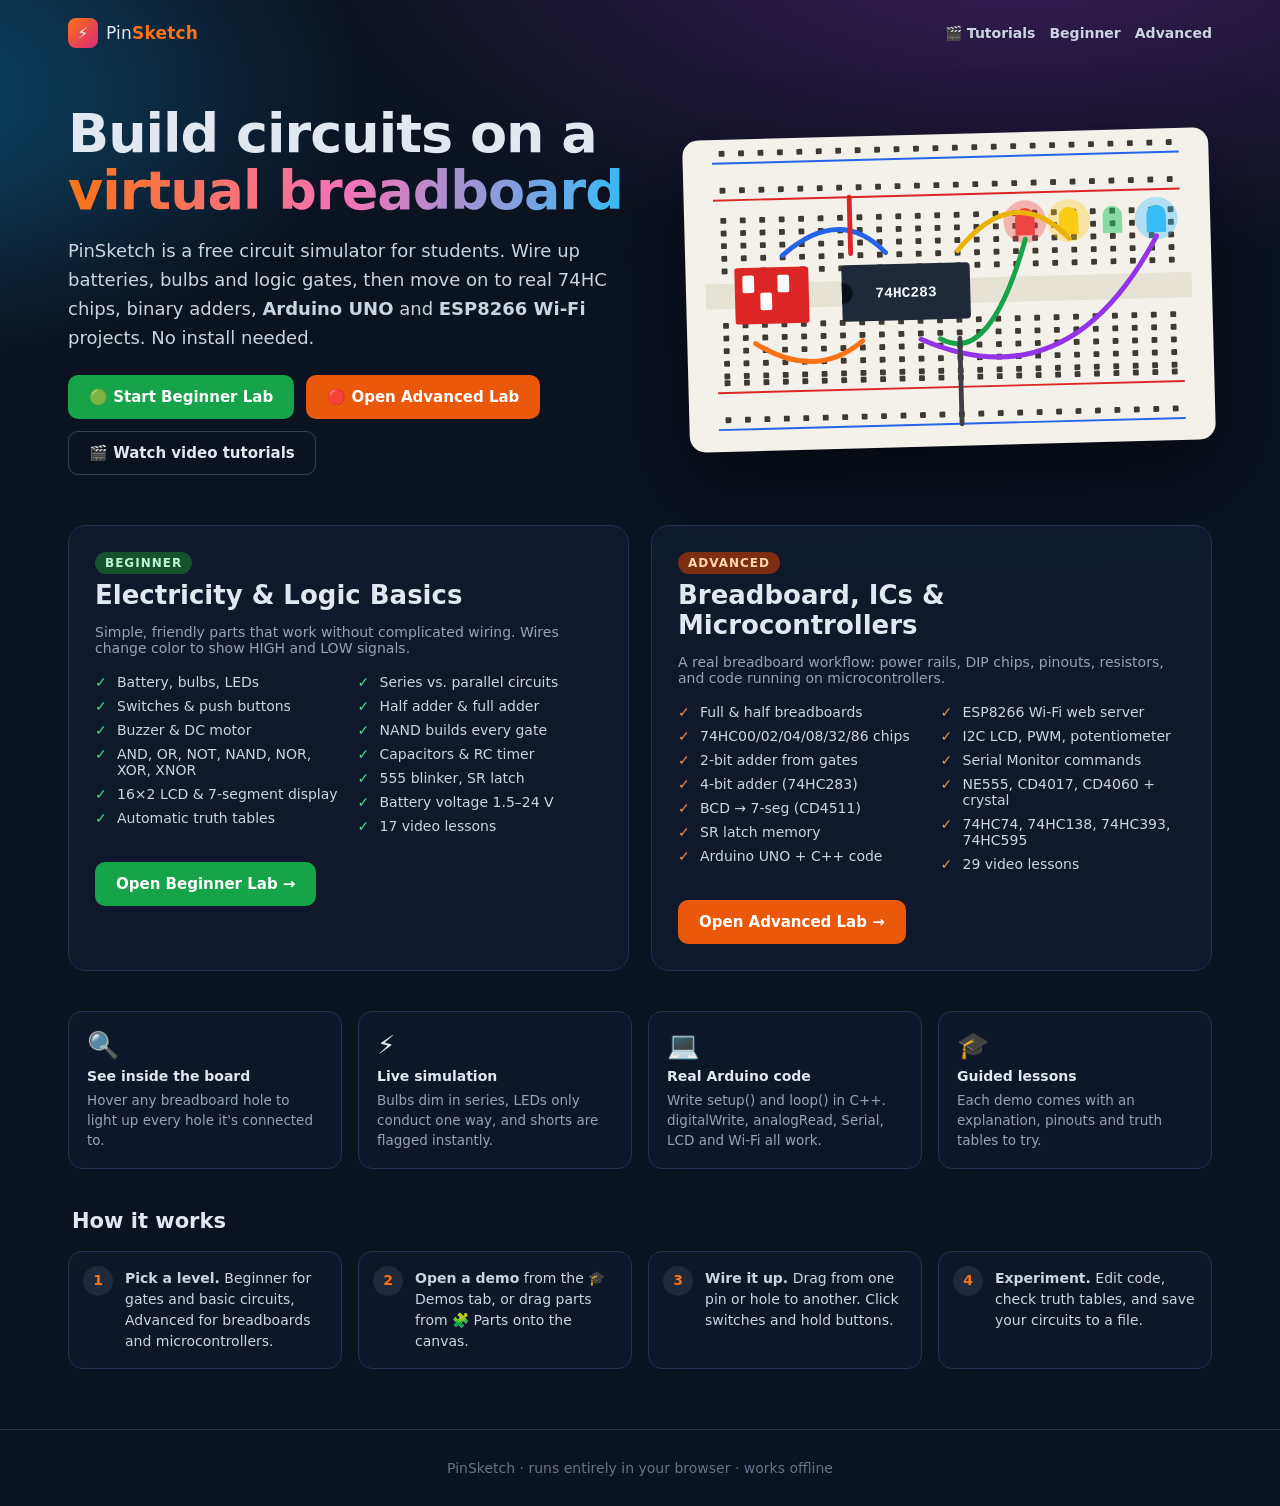
<file: index.html>
<!doctype html>
<html lang="en">
<head>
<meta charset="utf-8">
<meta name="viewport" content="width=device-width, initial-scale=1">
<title>PinSketch · Breadboard Circuit Simulator</title>
<meta name="description" content="Learn electronics and digital logic on a virtual breadboard: gates, ICs, adders, Arduino and ESP8266, all in your browser.">
<link rel="icon" href="data:image/svg+xml,<svg xmlns='http://www.w3.org/2000/svg' viewBox='0 0 100 100'><text y='.9em' font-size='90'>⚡</text></svg>">
<link rel="stylesheet" href="css/style.css">
</head>
<body class="landing">
  <nav class="lp-nav">
    <a class="brand" href="index.html"><span class="logo">⚡</span><span>Pin<b>Sketch</b></span></a>
    <div class="grow"></div>
    <a class="lnk" href="tutorials.html">🎬 Tutorials</a>
    <a class="lnk" href="beginner.html">Beginner</a>
    <a class="lnk" href="advanced.html">Advanced</a>
  </nav>

  <section class="hero">
    <div>
      <h1>Build circuits on a <span>virtual breadboard</span></h1>
      <p class="lead">PinSketch is a free circuit simulator for students. Wire up batteries, bulbs and logic gates, then move on to real 74HC chips, binary adders, <b>Arduino UNO</b> and <b>ESP8266 Wi-Fi</b> projects. No install needed.</p>
      <div class="cta">
        <a class="btn green" href="beginner.html">🟢 Start Beginner Lab</a>
        <a class="btn orange" href="advanced.html">🔴 Open Advanced Lab</a>
        <a class="btn ghost" href="tutorials.html">🎬 Watch video tutorials</a>
      </div>
    </div>
    <div class="hero-art" aria-hidden="true">
      <svg viewBox="0 0 520 300">
        <rect width="520" height="300" rx="12" fill="#f4f1ea"/>
        <path d="M20,14 H500" stroke="#2563eb" stroke-width="2"/><path d="M20,52 H500" stroke="#dc2626" stroke-width="2"/>
        <path d="M20,250 H500" stroke="#dc2626" stroke-width="2"/><path d="M20,288 H500" stroke="#2563eb" stroke-width="2"/>
        <rect x="10" y="138" width="500" height="26" fill="#e7e2d6"/>
        <g fill="#3f3a31" id="holes"></g>
        <rect x="150" y="122" width="132" height="58" rx="4" fill="#1f2937"/><path d="M150,140 a8,8 0 0 1 0,22" fill="#0b0f17"/>
        <text x="216" y="156" fill="#f1f5f9" font-family="monospace" font-size="15" font-weight="700" text-anchor="middle">74HC283</text>
        <rect x="40" y="122" width="76" height="58" rx="3" fill="#dc2626"/>
        <g fill="#f8fafc"><rect x="48" y="130" width="12" height="18" rx="2"/><rect x="66" y="148" width="12" height="18" rx="2"/><rect x="84" y="130" width="12" height="18" rx="2"/><rect x="102" y="148" width="0" height="0"/></g>
        <g><circle cx="340" cy="82" r="22" fill="#ef4444" opacity=".35"/><path d="M330,96 V78 a10,10 0 0 1 20,0 V96 Z" fill="#ef4444"/>
          <circle cx="385" cy="82" r="22" fill="#facc15" opacity=".35"/><path d="M375,96 V78 a10,10 0 0 1 20,0 V96 Z" fill="#facc15"/>
          <path d="M420,96 V78 a10,10 0 0 1 20,0 V96 Z" fill="#22c55e" opacity=".5"/>
          <circle cx="475" cy="82" r="22" fill="#38bdf8" opacity=".35"/><path d="M465,96 V78 a10,10 0 0 1 20,0 V96 Z" fill="#38bdf8"/></g>
        <g fill="none" stroke-width="5" stroke-linecap="round">
          <path d="M60,200 Q120,240 170,200" stroke="#f97316"/><path d="M90,110 Q150,60 196,110" stroke="#2563eb"/>
          <path d="M250,200 Q300,230 340,100" stroke="#16a34a"/><path d="M270,110 Q330,40 385,100" stroke="#eab308"/>
          <path d="M230,200 Q380,270 475,100" stroke="#9333ea"/><path d="M160,110 V52" stroke="#dc2626"/><path d="M270,200 V288" stroke="#3f3f46"/>
        </g>
      </svg>
    </div>
  </section>

  <section class="levelcards">
    <div class="lcard beg">
      <span class="tag">Beginner</span>
      <h2>Electricity &amp; Logic Basics</h2>
      <p class="muted">Simple, friendly parts that work without complicated wiring. Wires change color to show HIGH and LOW signals.</p>
      <ul>
        <li>Battery, bulbs, LEDs</li><li>Switches &amp; push buttons</li>
        <li>Buzzer &amp; DC motor</li><li>AND, OR, NOT, NAND, NOR, XOR, XNOR</li>
        <li>16×2 LCD &amp; 7-segment display</li><li>Automatic truth tables</li>
        <li>Series vs. parallel circuits</li><li>Half adder &amp; full adder</li><li>NAND builds every gate</li><li>Capacitors &amp; RC timer</li><li>555 blinker, SR latch</li><li>Battery voltage 1.5–24 V</li><li>17 video lessons</li>
      </ul>
      <a class="btn green" href="beginner.html">Open Beginner Lab →</a>
    </div>
    <div class="lcard adv">
      <span class="tag">Advanced</span>
      <h2>Breadboard, ICs &amp; Microcontrollers</h2>
      <p class="muted">A real breadboard workflow: power rails, DIP chips, pinouts, resistors, and code running on microcontrollers.</p>
      <ul>
        <li>Full &amp; half breadboards</li><li>74HC00/02/04/08/32/86 chips</li>
        <li>2-bit adder from gates</li><li>4-bit adder (74HC283)</li>
        <li>BCD → 7-seg (CD4511)</li><li>SR latch memory</li>
        <li>Arduino UNO + C++ code</li><li>ESP8266 Wi-Fi web server</li>
        <li>I2C LCD, PWM, potentiometer</li><li>Serial Monitor commands</li><li>NE555, CD4017, CD4060 + crystal</li><li>74HC74, 74HC138, 74HC393, 74HC595</li><li>29 video lessons</li>
      </ul>
      <a class="btn orange" href="advanced.html">Open Advanced Lab →</a>
    </div>
  </section>

  <section class="features">
    <div class="feat"><div class="ic">🔍</div><h4>See inside the board</h4><p>Hover any breadboard hole to light up every hole it's connected to.</p></div>
    <div class="feat"><div class="ic">⚡</div><h4>Live simulation</h4><p>Bulbs dim in series, LEDs only conduct one way, and shorts are flagged instantly.</p></div>
    <div class="feat"><div class="ic">💻</div><h4>Real Arduino code</h4><p>Write setup() and loop() in C++. digitalWrite, analogRead, Serial, LCD and Wi-Fi all work.</p></div>
    <div class="feat"><div class="ic">🎓</div><h4>Guided lessons</h4><p>Each demo comes with an explanation, pinouts and truth tables to try.</p></div>
  </section>

  <section class="steps">
    <h2 style="padding-left:4px">How it works</h2>
    <ol>
      <li><b>Pick a level.</b> Beginner for gates and basic circuits, Advanced for breadboards and microcontrollers.</li>
      <li><b>Open a demo</b> from the 🎓 Demos tab, or drag parts from 🧩 Parts onto the canvas.</li>
      <li><b>Wire it up.</b> Drag from one pin or hole to another. Click switches and hold buttons.</li>
      <li><b>Experiment.</b> Edit code, check truth tables, and save your circuits to a file.</li>
    </ol>
  </section>

  <footer class="lp-foot">PinSketch · runs entirely in your browser · works offline</footer>

<script>
  // decorative breadboard holes in the hero image
  (function () {
    var g = document.getElementById('holes'), s = '';
    for (var c = 0; c < 24; c++) {
      var x = 30 + c * 20;
      [14, 52, 250, 288].forEach(function (y) { s += '<rect x="' + (x - 3) + '" y="' + (y - 13) + '" width="6" height="6" rx="1"/>'; });
      for (var r = 0; r < 5; r++) { s += '<rect x="' + (x - 3) + '" y="' + (70 + r * 13) + '" width="6" height="6" rx="1"/>'; s += '<rect x="' + (x - 3) + '" y="' + (178 + r * 13) + '" width="6" height="6" rx="1"/>'; }
    }
    g.innerHTML = s;
  })();
</script>
</body>
</html>
</file>
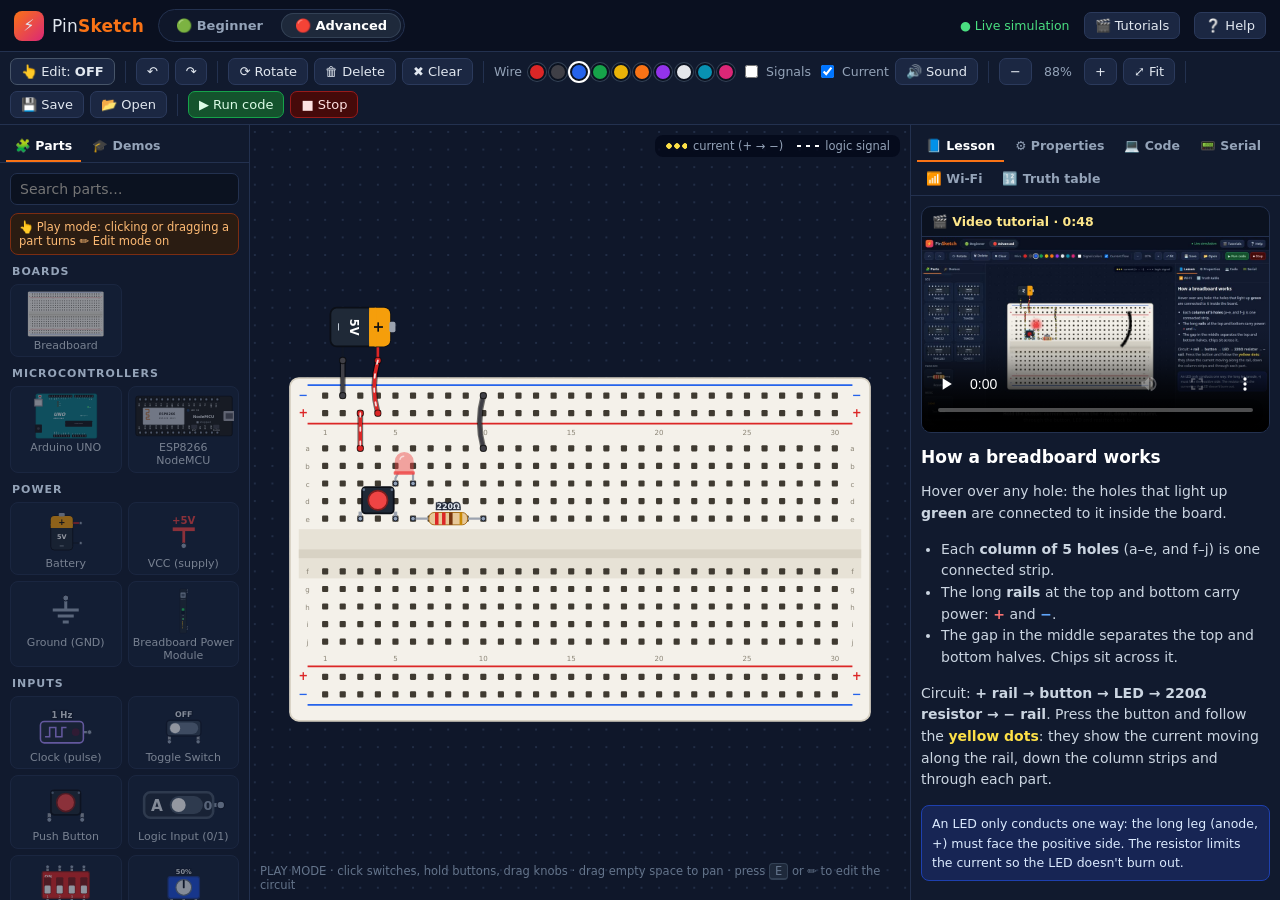
<file: advanced.html>
<!doctype html>
<html lang="en">
<head>
<meta charset="utf-8">
<meta name="viewport" content="width=device-width, initial-scale=1">
<title>PinSketch · Advanced Lab</title>
<link rel="icon" href="data:image/svg+xml,<svg xmlns='http://www.w3.org/2000/svg' viewBox='0 0 100 100'><text y='.9em' font-size='90'>⚡</text></svg>">
<link rel="stylesheet" href="css/style.css">
</head>
<body class="sim" data-level="advanced">
<div id="app"></div>
<script src="js/core.js"></script>
<script src="js/parts.js"></script>
<script src="js/mcu.js"></script>
<script src="js/demos.js"></script>
<script src="js/videos.js"></script>
<script src="js/app.js"></script>
</body>
</html>
</file>
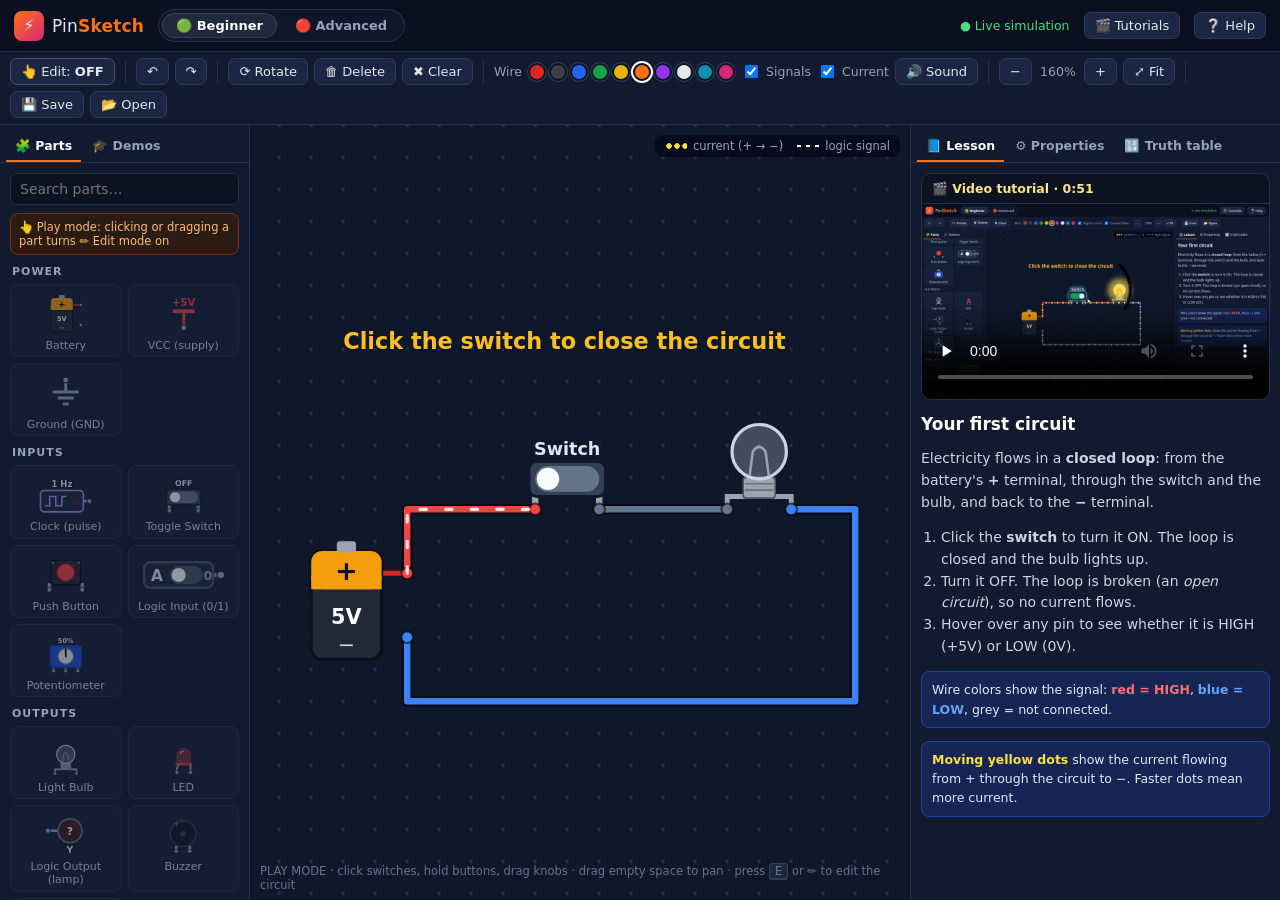
<file: beginner.html>
<!doctype html>
<html lang="en">
<head>
<meta charset="utf-8">
<meta name="viewport" content="width=device-width, initial-scale=1">
<title>PinSketch · Beginner Lab</title>
<link rel="icon" href="data:image/svg+xml,<svg xmlns='http://www.w3.org/2000/svg' viewBox='0 0 100 100'><text y='.9em' font-size='90'>⚡</text></svg>">
<link rel="stylesheet" href="css/style.css">
</head>
<body class="sim" data-level="beginner">
<div id="app"></div>
<script src="js/core.js"></script>
<script src="js/parts.js"></script>
<script src="js/mcu.js"></script>
<script src="js/demos.js"></script>
<script src="js/videos.js"></script>
<script src="js/app.js"></script>
</body>
</html>
</file>
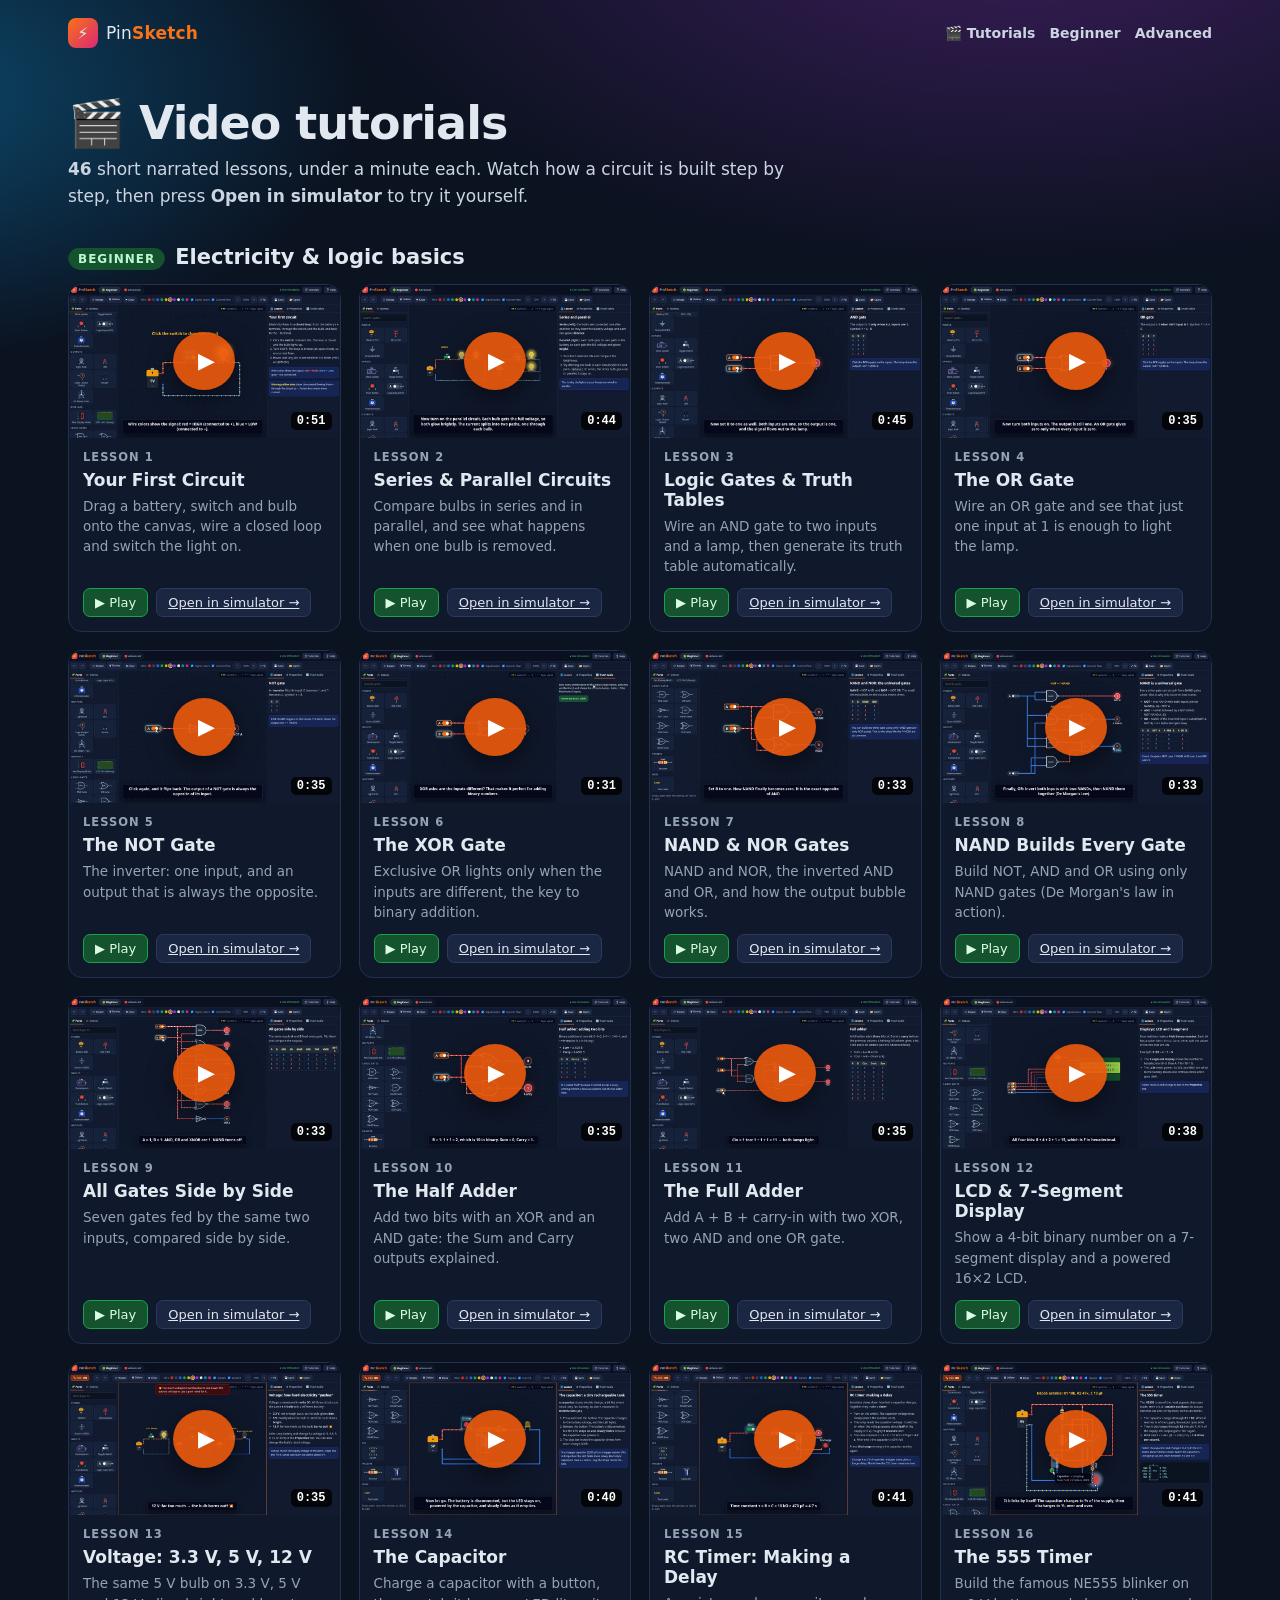
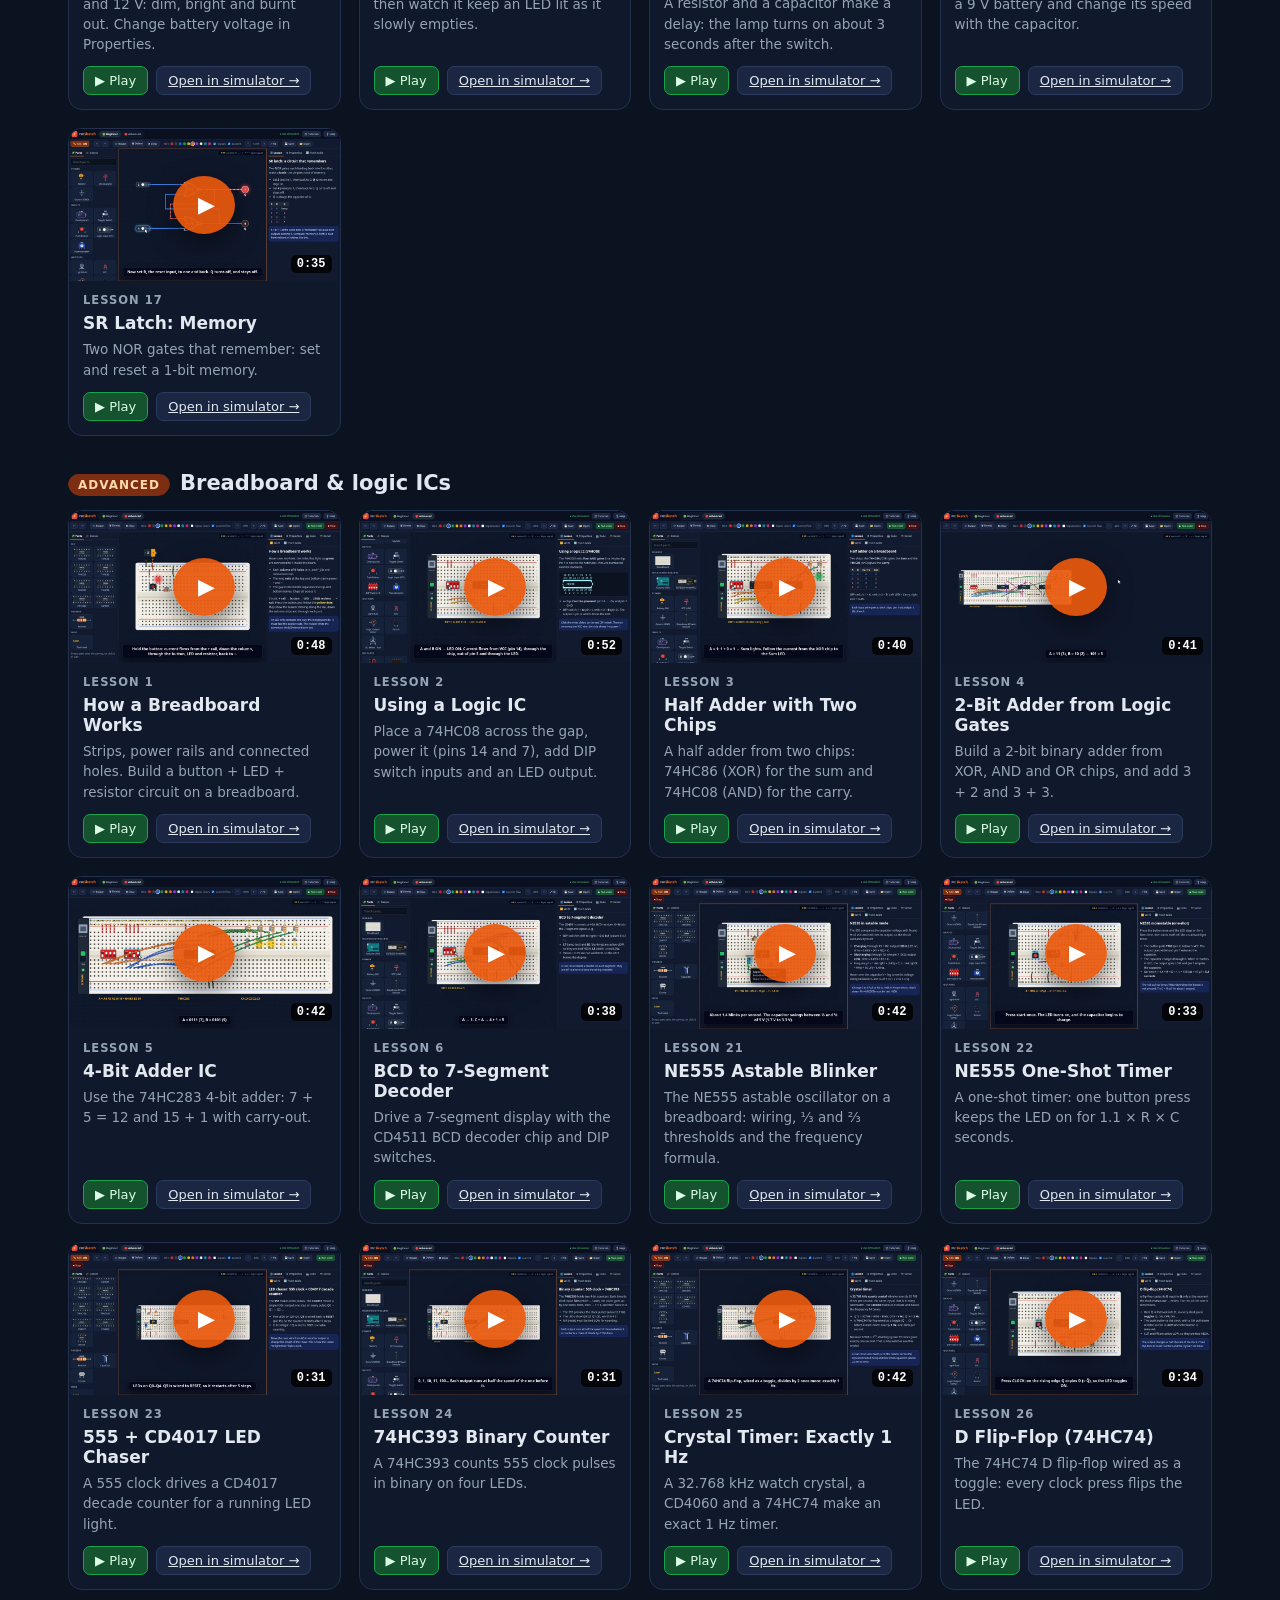
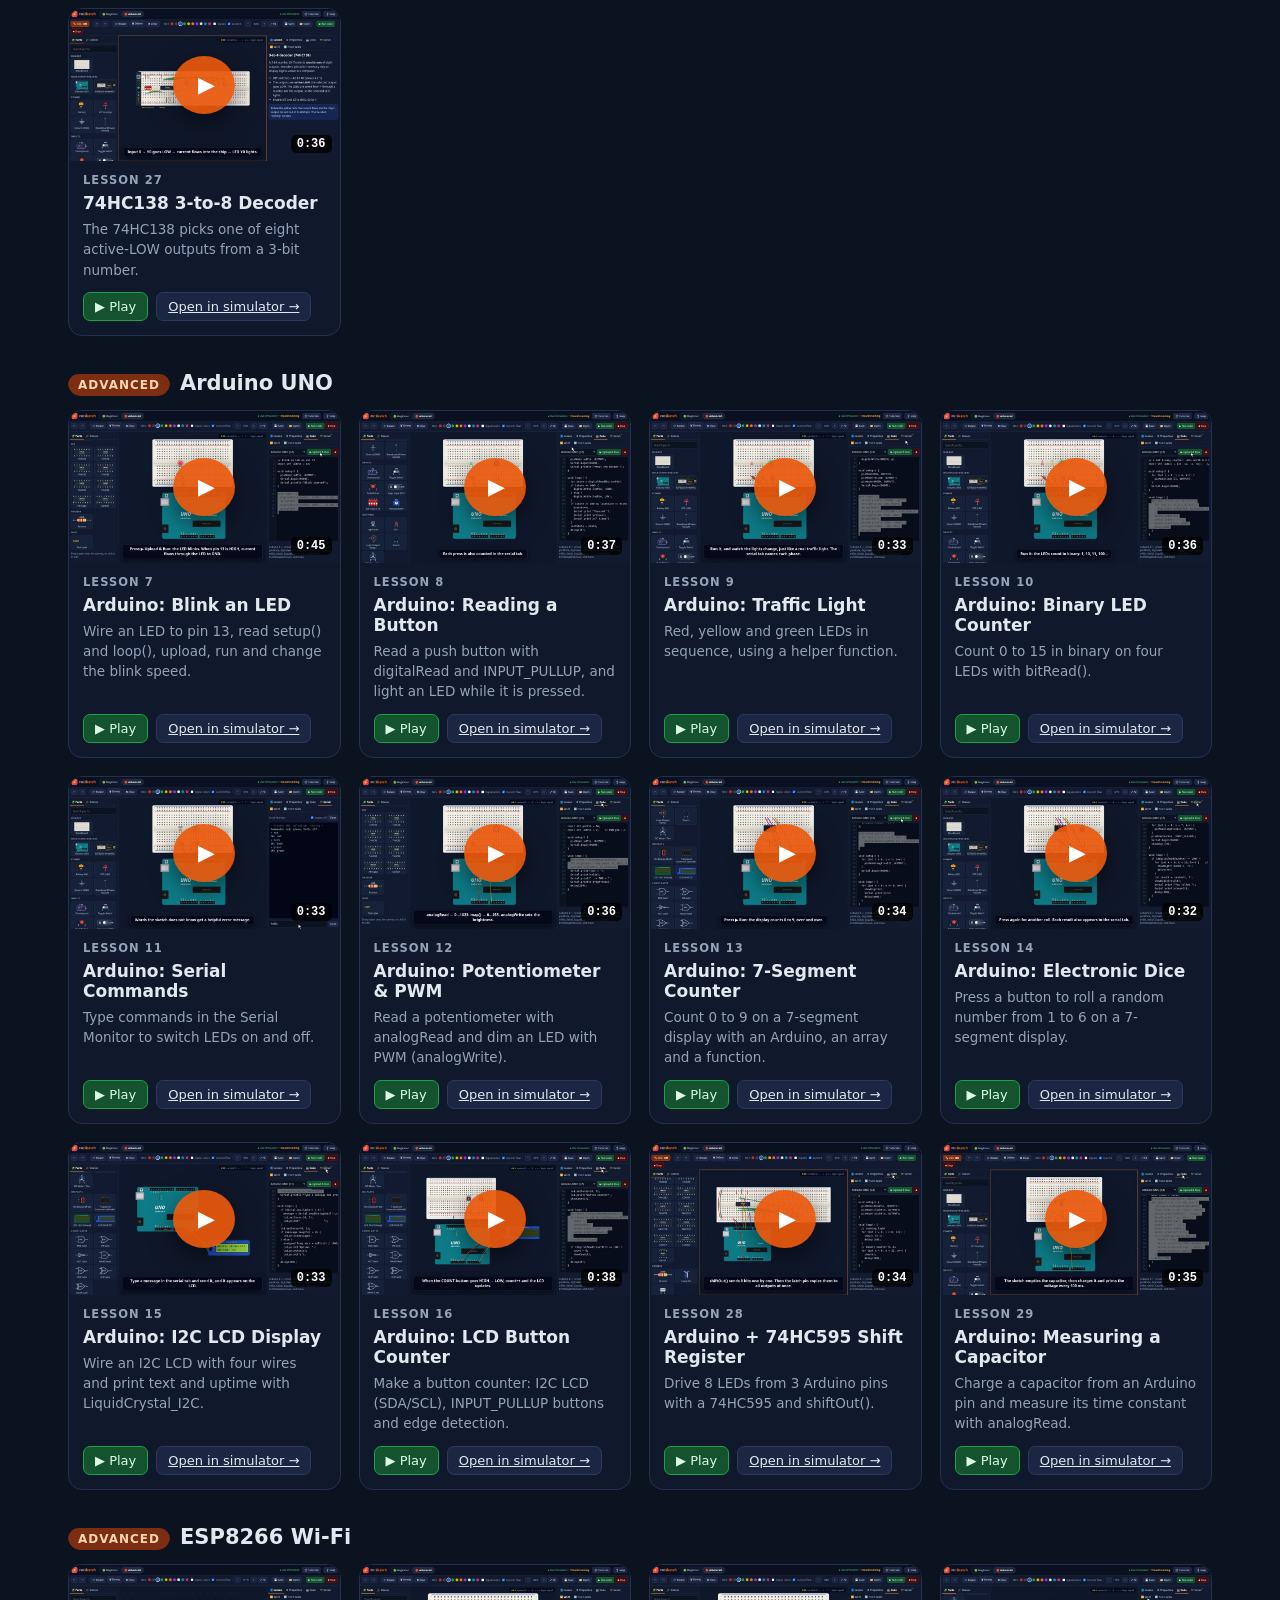
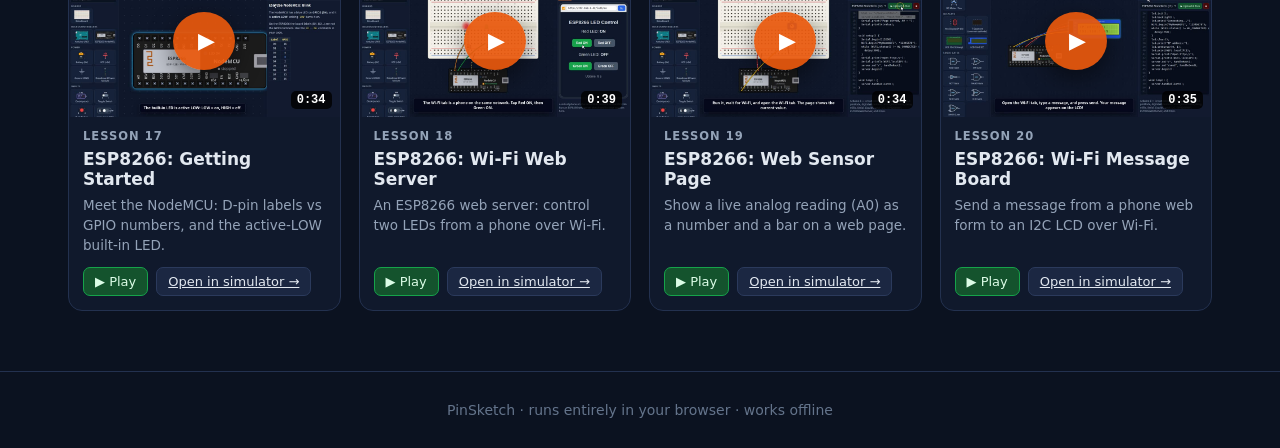
<file: tutorials.html>
<!doctype html>
<html lang="en">
<head>
<meta charset="utf-8">
<meta name="viewport" content="width=device-width, initial-scale=1">
<title>PinSketch · Video Tutorials</title>
<meta name="description" content="Short narrated video tutorials: breadboards, logic gates, ICs, adders, LCDs, counters, Arduino and ESP8266 in PinSketch.">
<link rel="icon" href="data:image/svg+xml,<svg xmlns='http://www.w3.org/2000/svg' viewBox='0 0 100 100'><text y='.9em' font-size='90'>⚡</text></svg>">
<link rel="stylesheet" href="css/style.css">
</head>
<body class="landing">
  <nav class="lp-nav">
    <a class="brand" href="index.html"><span class="logo">⚡</span><span>Pin<b>Sketch</b></span></a>
    <div class="grow"></div>
    <a class="lnk" href="tutorials.html">🎬 Tutorials</a>
    <a class="lnk" href="beginner.html">Beginner</a>
    <a class="lnk" href="advanced.html">Advanced</a>
  </nav>

  <main class="tut-wrap">
    <h1>🎬 Video tutorials</h1>
    <p class="lead"><b id="vcount"></b> short narrated lessons, under a minute each. Watch how a circuit is built step by step, then press <b>Open in simulator</b> to try it yourself.</p>
    <section class="tut-sec"><h2><span class="lcard beg" style="padding:0;border:0;background:none"><span class="tag">Beginner</span></span> Electricity &amp; logic basics</h2><div class="tut-grid" id="gridBeginner"></div></section>
    <section class="tut-sec"><h2><span class="lcard adv" style="padding:0;border:0;background:none"><span class="tag">Advanced</span></span> Breadboard &amp; logic ICs</h2><div class="tut-grid" id="gridIC"></div></section>
    <section class="tut-sec"><h2><span class="lcard adv" style="padding:0;border:0;background:none"><span class="tag">Advanced</span></span> Arduino UNO</h2><div class="tut-grid" id="gridUno"></div></section>
    <section class="tut-sec"><h2><span class="lcard adv" style="padding:0;border:0;background:none"><span class="tag">Advanced</span></span> ESP8266 Wi-Fi</h2><div class="tut-grid" id="gridEsp"></div></section>
  </main>

  <div class="vmodal" id="vmodal">
    <div class="vmodal-box">
      <div class="vtitle"><span id="vtitle"></span><span class="grow"></span><a class="btn orange" id="vopen" href="#" style="padding:7px 14px;font-size:14px">Open in simulator →</a><button class="tbtn" id="vclose">✕ Close</button></div>
      <video id="vplayer" controls playsinline></video>
    </div>
  </div>

  <footer class="lp-foot">PinSketch · runs entirely in your browser · works offline</footer>

<script src="js/videos.js"></script>
<script>
  (function () {
    var esc = function (s) { return String(s).replace(/[&<>"']/g, function (c) { return { '&': '&amp;', '<': '&lt;', '>': '&gt;', '"': '&quot;', "'": '&#39;' }[c]; }); };
    var simLink = function (v) { return (v.level === 'beginner' ? 'beginner.html' : 'advanced.html') + '#demo=' + v.id; };
    var groups = { gridBeginner: function (v) { return v.level === 'beginner'; }, gridIC: function (v) { return /^a-/.test(v.id); },
      gridUno: function (v) { return /^u-/.test(v.id); }, gridEsp: function (v) { return /^e-/.test(v.id); } };
    Object.keys(groups).forEach(function (gid) {
      var grid = document.getElementById(gid);
      grid.innerHTML = VIDEOS.filter(groups[gid]).map(function (v) {
        return '<article class="tcard">' +
          '<button class="tthumb" data-v="' + v.id + '" style="background-image:url(videos/' + v.id + '.jpg)" aria-label="Play ' + esc(v.title) + '"><span class="tdur">' + esc(v.dur) + '</span></button>' +
          '<div class="tbody"><span class="tnum">Lesson ' + v.num + '</span><h3>' + esc(v.title) + '</h3><p>' + esc(v.desc) + '</p>' +
          '<div class="tact"><button class="tbtn run" data-v="' + v.id + '">▶ Play</button><a class="tbtn" href="' + simLink(v) + '">Open in simulator →</a></div></div></article>';
      }).join('');
    });
    document.getElementById('vcount').textContent = VIDEOS.length;
    var modal = document.getElementById('vmodal'), player = document.getElementById('vplayer');
    function open(id) {
      var v = VIDEOS.find(function (x) { return x.id === id; }); if (!v) return;
      document.getElementById('vtitle').textContent = (v.level === 'beginner' ? 'Beginner' : 'Advanced') + ' ' + v.num + ' · ' + v.title;
      document.getElementById('vopen').href = simLink(v);
      player.poster = 'videos/' + v.id + '.jpg'; player.src = 'videos/' + v.id + '.mp4';
      modal.classList.add('open'); player.play().catch(function () {});
    }
    function close() { player.pause(); player.removeAttribute('src'); player.load(); modal.classList.remove('open'); }
    document.addEventListener('click', function (e) { var b = e.target.closest('[data-v]'); if (b) open(b.dataset.v); });
    document.getElementById('vclose').addEventListener('click', close);
    modal.addEventListener('click', function (e) { if (e.target === modal) close(); });
    document.addEventListener('keydown', function (e) { if (e.key === 'Escape') close(); });
  })();
</script>
</body>
</html>
</file>
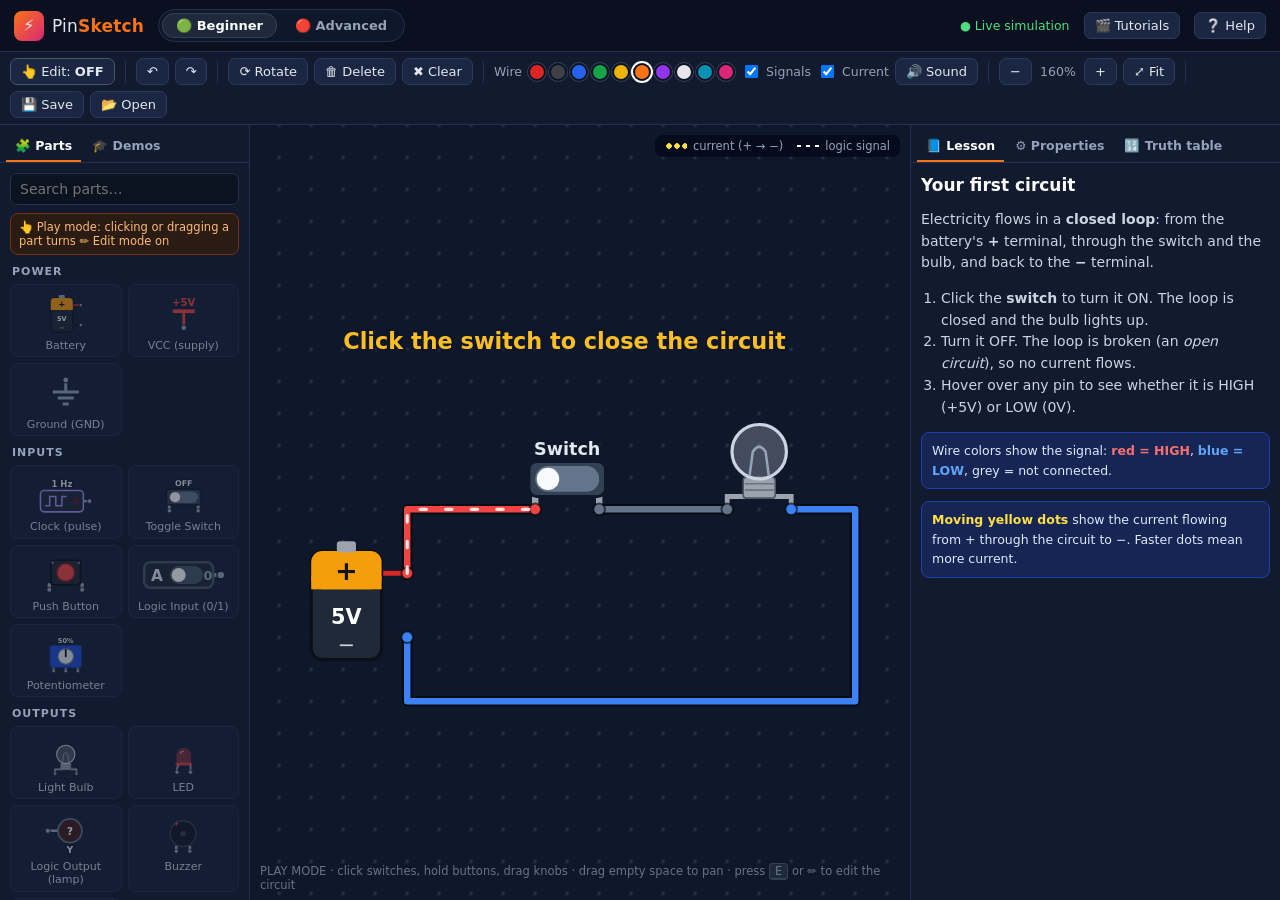
<file: tools/video-maker/tutor.html>
<!doctype html><html><head><meta charset="utf-8"><link rel="stylesheet" href="../../css/style.css"></head>
<body class="sim"><script>document.body.dataset.level=new URLSearchParams(location.search).get('level')||'beginner';</script>
<div id="app"></div>
<script src="../../js/core.js"></script><script src="../../js/parts.js"></script>
<script src="../../js/mcu.js"></script><script src="../../js/demos.js"></script>
<script src="../../js/app.js"></script>
<script src="lessons.js"></script><script src="tutor.js"></script>
</body></html>
</file>
<file: css/style.css>
/* PinSketch — styles */
:root {
  --bg: #0b1220; --panel: #111a2e; --panel2: #16223a; --line: #23314f; --text: #e2e8f0; --muted: #94a3b8;
  --accent: #38bdf8; --accent2: #f97316; --good: #22c55e; --bad: #ef4444; --canvas: #0f172a;
  --radius: 10px; --font: "Inter", system-ui, -apple-system, "Segoe UI", Roboto, sans-serif;
  --mono: "JetBrains Mono", ui-monospace, "SFMono-Regular", Menlo, Consolas, monospace;
}
* { box-sizing: border-box; }
html, body { margin: 0; height: 100%; background: var(--bg); color: var(--text); font-family: var(--font); font-size: 14px; }
a { color: var(--accent); }
kbd { background: #1e293b; border: 1px solid #334155; border-bottom-width: 2px; border-radius: 4px; padding: 0 5px; font-family: var(--mono); font-size: 12px; }
code { font-family: var(--mono); background: #0b1220; border: 1px solid var(--line); border-radius: 4px; padding: 0 4px; font-size: 12.5px; color: #fde68a; }
.small { font-size: 12.5px; } .muted { color: var(--muted); } .warn { color: #fbbf24; }
.grow { flex: 1; }

/* ---------- simulator layout ---------- */
body.sim { overflow: hidden; }
#app { height: 100%; display: flex; flex-direction: column; }
.topbar { height: 52px; display: flex; align-items: center; gap: 14px; padding: 0 14px; background: #0a1020; border-bottom: 1px solid var(--line); }
.brand { display: flex; align-items: center; gap: 8px; color: var(--text); text-decoration: none; font-size: 17px; letter-spacing: .2px; }
.brand b { color: var(--accent2); }
.logo { width: 30px; height: 30px; display: grid; place-items: center; border-radius: 8px; background: linear-gradient(135deg, #f97316, #db2777); font-size: 16px; }
.levels { display: flex; gap: 4px; background: #0f172a; border: 1px solid var(--line); border-radius: 999px; padding: 3px; }
.levels a { color: var(--muted); text-decoration: none; padding: 5px 14px; border-radius: 999px; font-weight: 600; font-size: 13px; }
.levels a.active { background: #1e293b; color: #fff; box-shadow: inset 0 0 0 1px #334155; }
.simstatus { color: #4ade80; font-size: 12.5px; }
.simstatus b { color: #fbbf24; }

.toolbar { display: flex; align-items: center; gap: 6px; padding: 6px 10px; background: var(--panel); border-bottom: 1px solid var(--line); flex-wrap: wrap; }
.tbtn { background: #1b2742; color: var(--text); border: 1px solid #2b3a5c; border-radius: 7px; padding: 5px 10px; font: inherit; font-size: 13px; cursor: pointer; white-space: nowrap; }
.tbtn:hover { background: #243356; border-color: #3b4f7a; }
.tbtn.run { background: #14532d; border-color: #16a34a; color: #dcfce7; }
.tbtn.run:hover { background: #166534; }
.tbtn.stop { background: #450a0a; border-color: #991b1b; color: #fee2e2; }
.tbtn.danger { border-color: #7f1d1d; color: #fecaca; }
.tbtn.off { color: #94a3b8; border-style: dashed; }
.sep { width: 1px; height: 22px; background: var(--line); margin: 0 4px; }
.lbl { color: var(--muted); font-size: 12.5px; }
.zl { min-width: 40px; text-align: center; }
.swatches { display: flex; gap: 3px; flex-wrap: wrap; }
.sw { width: 18px; height: 18px; border-radius: 50%; border: 2px solid #0b1220; cursor: pointer; padding: 0; box-shadow: 0 0 0 1px #334155; }
.sw.active { box-shadow: 0 0 0 2px #fff; }
.chk { display: flex; align-items: center; gap: 5px; color: var(--muted); font-size: 12.5px; cursor: pointer; }
.mobile-only { display: none; }

.main { flex: 1; display: flex; min-height: 0; }
.left { width: 250px; background: var(--panel); border-right: 1px solid var(--line); display: flex; flex-direction: column; min-height: 0; }
.right { width: 370px; background: var(--panel); border-left: 1px solid var(--line); display: flex; flex-direction: column; min-height: 0; }
.tabs { display: flex; gap: 2px; padding: 6px 6px 0; border-bottom: 1px solid var(--line); flex-wrap: wrap; }
.tabs button { background: transparent; color: var(--muted); border: 0; border-bottom: 2px solid transparent; padding: 7px 9px; cursor: pointer; font: inherit; font-size: 12.5px; font-weight: 600; position: relative; }
.tabs button.active { color: #fff; border-bottom-color: var(--accent2); }
.badge { color: var(--accent2); position: absolute; top: 0; right: 0; }
.lpane, .rpane { display: none; flex: 1; overflow: auto; padding: 10px; min-height: 0; }
.lpane.active, .rpane.active { display: block; }
.rpane[data-rpane="code"].active, .rpane[data-rpane="serial"].active, .rpane[data-rpane="wifi"].active { display: flex; flex-direction: column; gap: 8px; }

.search { width: 100%; background: #0b1220; border: 1px solid var(--line); color: var(--text); border-radius: 7px; padding: 7px 9px; font: inherit; }
.pcat { margin-top: 10px; }
.pcat-h { font-size: 11px; text-transform: uppercase; letter-spacing: 1px; color: var(--muted); margin: 6px 2px; font-weight: 700; }
.pgrid { display: grid; grid-template-columns: 1fr 1fr; gap: 6px; }
.pitem { background: var(--panel2); border: 1px solid var(--line); border-radius: 8px; padding: 6px 4px 4px; cursor: grab; display: flex; flex-direction: column; align-items: center; gap: 2px; user-select: none; transition: .12s; }
.pitem:hover { border-color: var(--accent); background: #1a2a48; transform: translateY(-1px); }
.pitem svg { width: 100%; height: 46px; pointer-events: none; }
.pitem span { font-size: 11px; text-align: center; color: #cbd5e1; line-height: 1.2; }
.hint { color: var(--muted); }

.dgroup { font-size: 11px; text-transform: uppercase; letter-spacing: 1px; color: var(--accent2); margin: 14px 2px 6px; font-weight: 700; }
.dgroup:first-child { margin-top: 2px; }
.demo { display: block; width: 100%; text-align: left; background: var(--panel2); border: 1px solid var(--line); color: var(--text); border-radius: 8px; padding: 8px 10px; margin-bottom: 6px; cursor: pointer; font: inherit; }
.demo:hover { border-color: var(--accent); }
.demo.active { border-color: var(--accent2); background: #2a1c12; }
.demo b { display: block; font-size: 13px; }
.demo span { font-size: 11.5px; color: var(--muted); }

/* ---------- stage ---------- */
.stage { flex: 1; position: relative; min-width: 0; background: var(--canvas); overflow: hidden; }
#svg { width: 100%; height: 100%; display: block; touch-action: none; user-select: none; outline: none; cursor: default; }
#svg.panning { cursor: grabbing; }
.dot { fill: #26334f; }
.comp { cursor: move; }
.comp text { user-select: none; pointer-events: none; font-family: var(--font); }
.comp .clickable, .comp .clickable * { cursor: pointer; }
.comp.selected { filter: drop-shadow(0 0 2px #38bdf8) drop-shadow(0 0 5px rgba(56, 189, 248, .7)); }
.pindot { fill: #94a3b8; stroke: #0f172a; stroke-width: 1; pointer-events: none; }
.pin { fill: transparent; cursor: crosshair; }
.pin:hover { fill: rgba(56, 189, 248, .35); stroke: #38bdf8; stroke-width: 1.5; }
.plabel { fill: #e2e8f0; font-size: 11px; font-weight: 600; text-anchor: middle; paint-order: stroke; stroke: rgba(15, 23, 42, .85); stroke-width: 3px; }
.plabel.small { font-size: 9px; }
.plabel.warn { fill: #fbbf24; }
.t-strong { font-weight: 800; }
.hdr { fill: #f1f5f9; font-size: 8.5px; font-family: var(--mono); }
.lcdch { fill: #102a07; font-family: var(--mono); font-size: 18px; font-weight: 700; text-anchor: middle; }
.bbnum { fill: #8b8576; font-size: 8px; text-anchor: middle; font-family: var(--mono); }
.holes rect { fill: #3f3a31; }
.note { font-family: var(--font); paint-order: stroke; stroke: rgba(15, 23, 42, .7); stroke-width: 3px; }
.spin { animation: spin .6s linear infinite; }
@keyframes spin { to { transform: rotate(360deg); } }
.buzz { animation: buzz .25s ease-in-out infinite alternate; }
@keyframes buzz { from { opacity: .35; } to { opacity: 1; } }

.wire { cursor: pointer; }
.wire-hit { stroke: transparent; stroke-width: 14; fill: none; }
.wire-out { stroke: rgba(0, 0, 0, .55); stroke-width: 6.5; fill: none; stroke-linecap: round; stroke-linejoin: round; }
.wire-col { stroke-width: 4; fill: none; stroke-linecap: round; stroke-linejoin: round; }
.wire.selected .wire-out { stroke: #38bdf8; stroke-width: 9; }
.wire:hover .wire-out { stroke: rgba(56, 189, 248, .6); }
.wend { stroke: rgba(0, 0, 0, .6); stroke-width: 1.2; pointer-events: none; }
.whandle { fill: #0ea5e9; stroke: #fff; stroke-width: 2; cursor: move; }
.preview { fill: none; stroke-width: 4; stroke-dasharray: 8 6; stroke-linecap: round; pointer-events: none; opacity: .9; }
circle.preview { fill: rgba(250, 204, 21, .3); stroke: #facc15; stroke-dasharray: none; stroke-width: 2; }
circle.preview.ok { fill: rgba(34, 197, 94, .35); stroke: #22c55e; }
#layHi { pointer-events: none; }
.hl { fill: rgba(34, 197, 94, .55); stroke: #22c55e; stroke-width: 1.5; }
.hl-main { fill: none; stroke: #4ade80; stroke-width: 2.5; }

.tip { position: absolute; display: none; z-index: 5; background: rgba(2, 6, 23, .95); border: 1px solid #334155; color: var(--text); padding: 7px 10px; border-radius: 8px; font-size: 12.5px; line-height: 1.5; pointer-events: none; max-width: 300px; box-shadow: 0 8px 24px rgba(0, 0, 0, .4); }
.st-hi { color: #f87171; font-weight: 700; } .st-lo { color: #60a5fa; font-weight: 700; } .st-z { color: var(--muted); } .st-x { color: #e879f9; font-weight: 700; }
.banner { position: absolute; top: 10px; left: 50%; transform: translateX(-50%); display: none; z-index: 4; background: rgba(69, 10, 10, .92); border: 1px solid #b91c1c; padding: 7px 14px; border-radius: 8px; font-size: 13px; max-width: 90%; }
.banner div + div { margin-top: 4px; }
.stagehint { position: absolute; left: 10px; bottom: 8px; color: #64748b; font-size: 11.5px; pointer-events: none; }

/* ---------- right panels ---------- */
.lesson h3 { margin: 2px 0 8px; color: #fff; font-size: 17px; }
.lesson p, .lesson li { line-height: 1.55; color: #cbd5e1; }
.lesson ul, .lesson ol { padding-left: 20px; }
.lesson .tip, p.tip { position: static; display: block; background: #172554; border: 1px solid #1e40af; border-radius: 8px; padding: 8px 10px; color: #dbeafe; box-shadow: none; max-width: none; pointer-events: auto; }
.hi { color: #f87171; font-weight: 700; } .lo { color: #60a5fa; font-weight: 700; }
.pinout { background: #0b1220; border: 1px solid var(--line); border-radius: 8px; padding: 8px; font-family: var(--mono); font-size: 11.5px; color: #a5f3fc; overflow-x: auto; line-height: 1.3; }
table.tt { border-collapse: collapse; margin: 8px 0; font-family: var(--mono); font-size: 12.5px; }
table.tt th, table.tt td { border: 1px solid var(--line); padding: 3px 9px; text-align: center; }
table.tt th { background: #1e293b; color: #fde68a; }
table.tt td.v1 { color: #f87171; font-weight: 700; } table.tt td.v0 { color: #60a5fa; }
#props h3 { margin: 0 0 2px; } #props h4 { margin: 14px 0 6px; color: var(--muted); }
.prow { display: grid; grid-template-columns: 110px 1fr auto; gap: 8px; align-items: center; margin: 8px 0; }
.prow label { color: var(--muted); font-size: 12.5px; }
.prow input[type=text], .prow select { background: #0b1220; border: 1px solid var(--line); color: var(--text); border-radius: 6px; padding: 5px 7px; font: inherit; width: 100%; }
.rv { font-family: var(--mono); color: #fde68a; }
.btnrow { display: flex; gap: 6px; flex-wrap: wrap; margin-top: 10px; }
table.pins { width: 100%; border-collapse: collapse; font-size: 12px; }
table.pins td { border-bottom: 1px solid var(--line); padding: 3px 4px; vertical-align: top; }
table.pins td:first-child { color: #cbd5e1; width: 45%; }

.coderow { display: flex; gap: 6px; align-items: center; }
.coderow select { flex: 1; background: #0b1220; border: 1px solid var(--line); color: var(--text); border-radius: 6px; padding: 5px; font: inherit; min-width: 0; }
.editor { flex: 1; display: flex; min-height: 200px; border: 1px solid var(--line); border-radius: 8px; overflow: hidden; background: #070d1a; }
.gutter { margin: 0; padding: 8px 6px; min-width: 34px; text-align: right; color: #475569; background: #0b1220; font: 12.5px/1.5 var(--mono); overflow: hidden; user-select: none; border-right: 1px solid var(--line); }
#code { flex: 1; resize: none; border: 0; outline: none; padding: 8px; background: transparent; color: #e2e8f0; font: 12.5px/1.5 var(--mono); white-space: pre; overflow: auto; tab-size: 2; }
.serial { flex: 1; margin: 0; background: #020617; border: 1px solid var(--line); border-radius: 8px; padding: 8px; font: 12.5px/1.45 var(--mono); color: #a7f3d0; overflow: auto; white-space: pre-wrap; word-break: break-word; min-height: 200px; }
.serial .err { color: #fca5a5; } .serial .warn { color: #fcd34d; } .serial .sys { color: #64748b; } .serial .sent { color: #93c5fd; }
.phone { flex: 1; display: flex; flex-direction: column; border: 8px solid #1f2937; border-radius: 22px; overflow: hidden; background: #fff; min-height: 380px; box-shadow: 0 0 0 1px #334155; }
.phonebar { display: flex; gap: 4px; align-items: center; padding: 6px; background: #e5e7eb; }
.url { flex: 1; min-width: 0; border: 1px solid #cbd5e1; border-radius: 999px; padding: 4px 10px; font: 12px var(--mono); color: #0f172a; background: #fff; }
.phonebar .tbtn { background: #2563eb; color: #fff; border: 0; }
#browser { flex: 1; border: 0; width: 100%; background: #fff; }

.modal { position: fixed; inset: 0; background: rgba(2, 6, 23, .7); display: none; place-items: center; z-index: 50; padding: 16px; }
.modal.open { display: grid; }
.modalbox { background: var(--panel); border: 1px solid var(--line); border-radius: 14px; padding: 22px; max-width: 860px; width: 100%; max-height: 90vh; overflow: auto; position: relative; }
.modalbox h2 { margin-top: 0; }
.close { position: absolute; top: 14px; right: 14px; }
.helpgrid { display: grid; grid-template-columns: repeat(auto-fill, minmax(240px, 1fr)); gap: 12px; }
.helpgrid div { background: var(--panel2); border: 1px solid var(--line); border-radius: 10px; padding: 10px 12px; }
.helpgrid h4 { margin: 0 0 6px; } .helpgrid p { margin: 0; color: #cbd5e1; line-height: 1.5; font-size: 13px; }

@media (max-width: 1100px) { .right { width: 320px; } .left { width: 220px; } }
@media (max-width: 900px) {
  .mobile-only { display: inline-block; }
  .main { position: relative; }
  .left, .right { position: absolute; top: 0; bottom: 0; z-index: 20; transform: translateX(-105%); transition: transform .2s; width: min(320px, 88vw); }
  .left { left: 0; } .right { right: 0; transform: translateX(105%); }
  .left.open, .right.open { transform: none; box-shadow: 0 0 40px rgba(0, 0, 0, .6); }
  .simstatus, .stagehint { display: none; }
  .toolbar .lbl:not(.zl) { display: none; }
}
@media (max-width: 560px) {
  .topbar { gap: 8px; padding: 0 8px; }
  .brand span:not(.logo) { display: none; }
  .levels a { padding: 5px 9px; }
  .toolbar .sep, .toolbar [data-cmd="undo"], .toolbar [data-cmd="redo"] { display: none; }
}

/* ---------- landing page ---------- */
body.landing { overflow: auto; background: radial-gradient(1200px 600px at 80% -10%, #3b1d5a 0%, transparent 60%), radial-gradient(900px 500px at -10% 10%, #0c4a6e 0%, transparent 55%), var(--bg); }
.lp-nav { display: flex; align-items: center; gap: 14px; padding: 18px 28px; max-width: 1200px; margin: 0 auto; }
.lp-nav .grow { flex: 1; }
.lp-nav a.lnk { color: #cbd5e1; text-decoration: none; font-weight: 600; }
.hero { max-width: 1200px; margin: 0 auto; padding: 40px 28px 20px; display: grid; grid-template-columns: 1.1fr 1fr; gap: 40px; align-items: center; }
.hero h1 { font-size: clamp(32px, 5vw, 54px); line-height: 1.05; margin: 0 0 16px; letter-spacing: -1px; }
.hero h1 span { background: linear-gradient(90deg, #f97316, #f472b6, #38bdf8); -webkit-background-clip: text; background-clip: text; color: transparent; }
.hero p.lead { font-size: 18px; color: #cbd5e1; line-height: 1.6; }
.cta { display: flex; gap: 12px; flex-wrap: wrap; margin-top: 22px; }
.btn { display: inline-flex; align-items: center; gap: 8px; padding: 12px 20px; border-radius: 10px; font-weight: 700; text-decoration: none; font-size: 15px; border: 1px solid transparent; }
.btn.green { background: #16a34a; color: #fff; } .btn.green:hover { background: #15803d; }
.btn.orange { background: #ea580c; color: #fff; } .btn.orange:hover { background: #c2410c; }
.btn.ghost { border-color: #334155; color: #e2e8f0; }
.hero-art { background: #f4f1ea; border-radius: 16px; padding: 10px; box-shadow: 0 30px 80px rgba(0, 0, 0, .5); transform: rotate(-1.5deg); }
.hero-art svg { width: 100%; height: auto; display: block; }
.levelcards { max-width: 1200px; margin: 30px auto; padding: 0 28px; display: grid; grid-template-columns: 1fr 1fr; gap: 22px; }
.lcard { background: rgba(17, 26, 46, .85); border: 1px solid var(--line); border-radius: 18px; padding: 26px; position: relative; overflow: hidden; }
.lcard h2 { margin: 6px 0 8px; font-size: 26px; }
.lcard .tag { display: inline-block; font-size: 12px; font-weight: 800; letter-spacing: 1px; text-transform: uppercase; padding: 4px 10px; border-radius: 999px; }
.lcard.beg .tag { background: #14532d; color: #bbf7d0; } .lcard.adv .tag { background: #7c2d12; color: #fed7aa; }
.lcard ul { padding-left: 0; list-style: none; columns: 2; column-gap: 18px; }
.lcard li { padding: 4px 0 4px 22px; position: relative; color: #cbd5e1; break-inside: avoid; }
.lcard li::before { content: "✓"; position: absolute; left: 0; color: #4ade80; font-weight: 800; }
.lcard.adv li::before { color: #fb923c; }
.lcard .btn { margin-top: 10px; }
.features { max-width: 1200px; margin: 40px auto; padding: 0 28px; display: grid; grid-template-columns: repeat(4, 1fr); gap: 16px; }
.feat { background: rgba(17, 26, 46, .7); border: 1px solid var(--line); border-radius: 14px; padding: 18px; }
.feat .ic { font-size: 26px; } .feat h4 { margin: 8px 0 6px; } .feat p { margin: 0; color: var(--muted); line-height: 1.5; font-size: 13.5px; }
.steps { max-width: 1200px; margin: 20px auto 60px; padding: 0 28px; }
.steps ol { display: grid; grid-template-columns: repeat(4, 1fr); gap: 16px; padding: 0; list-style: none; counter-reset: s; }
.steps li { counter-increment: s; background: rgba(17, 26, 46, .7); border: 1px solid var(--line); border-radius: 14px; padding: 16px 16px 16px 56px; position: relative; color: #cbd5e1; line-height: 1.5; }
.steps li::before { content: counter(s); position: absolute; left: 14px; top: 14px; width: 30px; height: 30px; border-radius: 50%; background: #1e293b; display: grid; place-items: center; font-weight: 800; color: var(--accent2); }
.lp-foot { text-align: center; color: #64748b; padding: 30px; border-top: 1px solid var(--line); }
@media (max-width: 900px) {
  .hero, .levelcards { grid-template-columns: 1fr; }
  .features, .steps ol { grid-template-columns: 1fr 1fr; }
  .lcard ul { columns: 1; }
}
@media (max-width: 560px) { .features, .steps ol { grid-template-columns: 1fr; } }

/* ---------- video tutorials ---------- */
.tlink { text-decoration: none; display: inline-flex; align-items: center; }
.vbadge { font-style: normal; font-size: 12px; margin-left: 4px; }
.lvid { margin-bottom: 14px; background: #0b1220; border: 1px solid var(--line); border-radius: 10px; overflow: hidden; }
.lvid-h { padding: 7px 10px; font-weight: 700; font-size: 12.5px; color: #fde68a; border-bottom: 1px solid var(--line); }
.lvid video { width: 100%; display: block; background: #000; aspect-ratio: 16 / 9; }
.tut-wrap { max-width: 1200px; margin: 0 auto; padding: 10px 28px 60px; }
.tut-wrap h1 { font-size: clamp(30px, 4.5vw, 46px); margin: 20px 0 6px; letter-spacing: -1px; }
.tut-wrap > p.lead { color: #cbd5e1; font-size: 17px; margin: 0 0 10px; max-width: 760px; line-height: 1.6; }
.tut-sec { margin-top: 34px; }
.tut-sec h2 { display: flex; align-items: center; gap: 10px; margin: 0 0 14px; }
.tut-grid { display: grid; grid-template-columns: repeat(auto-fill, minmax(260px, 1fr)); gap: 18px; }
.tcard { background: rgba(17, 26, 46, .85); border: 1px solid var(--line); border-radius: 14px; overflow: hidden; display: flex; flex-direction: column; transition: .15s; }
.tcard:hover { border-color: #3b4f7a; transform: translateY(-2px); }
.tthumb { position: relative; aspect-ratio: 16 / 9; background: #000 center / cover no-repeat; cursor: pointer; border: 0; padding: 0; width: 100%; display: block; }
.tthumb::after { content: "▶"; position: absolute; inset: 0; margin: auto; width: 58px; height: 58px; border-radius: 50%; display: grid; place-items: center; background: rgba(234, 88, 12, .92); color: #fff; font-size: 22px; padding-left: 4px; box-shadow: 0 8px 24px rgba(0, 0, 0, .5); }
.tthumb .tdur { position: absolute; right: 8px; bottom: 8px; background: rgba(0, 0, 0, .8); color: #fff; font: 700 12px var(--mono); padding: 2px 6px; border-radius: 5px; z-index: 1; }
.tbody { padding: 12px 14px 14px; display: flex; flex-direction: column; gap: 6px; flex: 1; }
.tbody .tnum { font-size: 11.5px; font-weight: 800; letter-spacing: 1px; text-transform: uppercase; color: var(--muted); }
.tbody h3 { margin: 0; font-size: 17px; }
.tbody p { margin: 0; color: var(--muted); font-size: 13.5px; line-height: 1.5; flex: 1; }
.tbody .tact { display: flex; gap: 8px; margin-top: 6px; flex-wrap: wrap; }
.tbody .tact a, .tbody .tact button { font-size: 13px; padding: 6px 11px; }
.vmodal { position: fixed; inset: 0; background: rgba(2, 6, 23, .88); display: none; place-items: center; z-index: 60; padding: 16px; }
.vmodal.open { display: grid; }
.vmodal-box { width: min(1100px, 100%); position: relative; }
.vmodal-box video { width: 100%; border-radius: 12px; background: #000; display: block; aspect-ratio: 16 / 9; box-shadow: 0 30px 80px rgba(0, 0, 0, .6); }
.vmodal-box .vtitle { display: flex; align-items: center; gap: 10px; margin-bottom: 10px; font-size: 18px; font-weight: 700; }
.vmodal-box .vtitle .grow { flex: 1; }

/* ---------- current flow animation ---------- */
#layFlow { pointer-events: none; }
.flow, .flow-o { fill: none; stroke-linecap: round; stroke-linejoin: round; stroke-dasharray: 0 16; animation: flowmv .8s linear infinite; }
.flow { stroke: #fde047; stroke-width: 5; }
.flow-o { stroke: rgba(15, 23, 42, .75); stroke-width: 8.5; }
.flow.part { stroke: #fef9c3; }
.sigflow { fill: none; stroke: rgba(255, 255, 255, .85); stroke-width: 2; stroke-linecap: round; stroke-dasharray: 4 12; animation: flowmv 1.1s linear infinite; }
@keyframes flowmv { to { stroke-dashoffset: -32; } }
.flowlegend { position: absolute; right: 10px; top: 10px; display: none; gap: 14px; font-size: 11.5px; color: #94a3b8; background: rgba(2, 6, 23, .7); padding: 4px 10px; border-radius: 8px; pointer-events: none; }
.flowlegend span { display: inline-flex; align-items: center; gap: 6px; }
.fl-cur { width: 22px; height: 6px; background: radial-gradient(circle, #fde047 2.5px, transparent 3px) 0 0 / 8px 6px repeat-x; display: inline-block; }
.fl-sig { width: 22px; height: 2px; background: repeating-linear-gradient(90deg, #fff 0 4px, transparent 4px 9px); display: inline-block; }
@media (prefers-reduced-motion: reduce) { .flow, .flow-o, .sigflow { animation-duration: 4s !important; } }

/* ---------- edit / play mode ---------- */
.editbtn { border-color: #475569; }
.editbtn.on { background: #7c2d12; border-color: #f97316; color: #ffedd5; }
.stage.editing { box-shadow: inset 0 0 0 2px rgba(249, 115, 22, .55); }
.left.locked .pitem { opacity: .55; }
.left.locked #palette::before { content: "👆 Play mode: clicking or dragging a part turns ✏️ Edit mode on"; display: block; font-size: 11.5px; color: #fdba74; background: #2a1c12; border: 1px solid #7c2d12; border-radius: 8px; padding: 6px 8px; margin-top: 8px; }
.toast { position: absolute; left: 50%; bottom: 40px; transform: translateX(-50%) translateY(10px); background: rgba(2, 6, 23, .92); border: 1px solid #f97316; color: #fff; padding: 8px 14px; border-radius: 10px; font-size: 13px; opacity: 0; pointer-events: none; transition: .2s; z-index: 6; }
.toast.show { opacity: 1; transform: translateX(-50%); }
</file>
